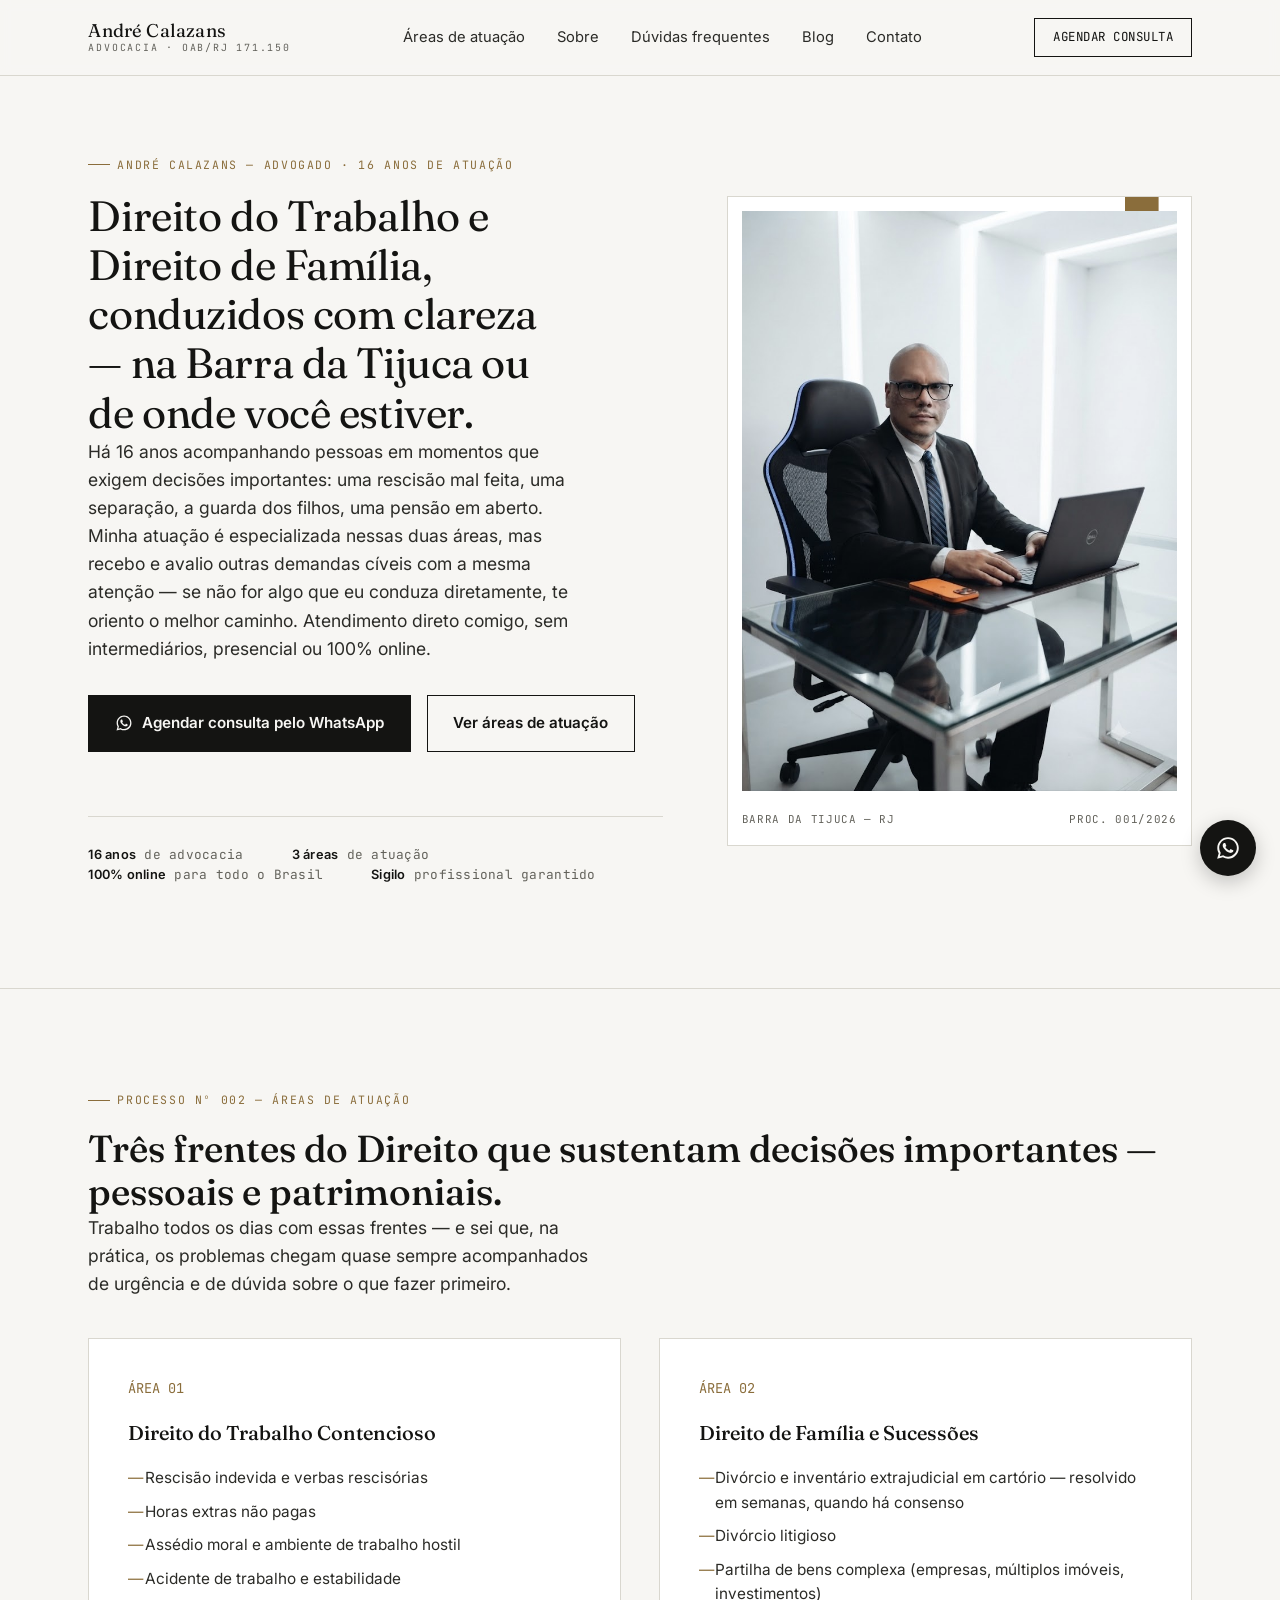
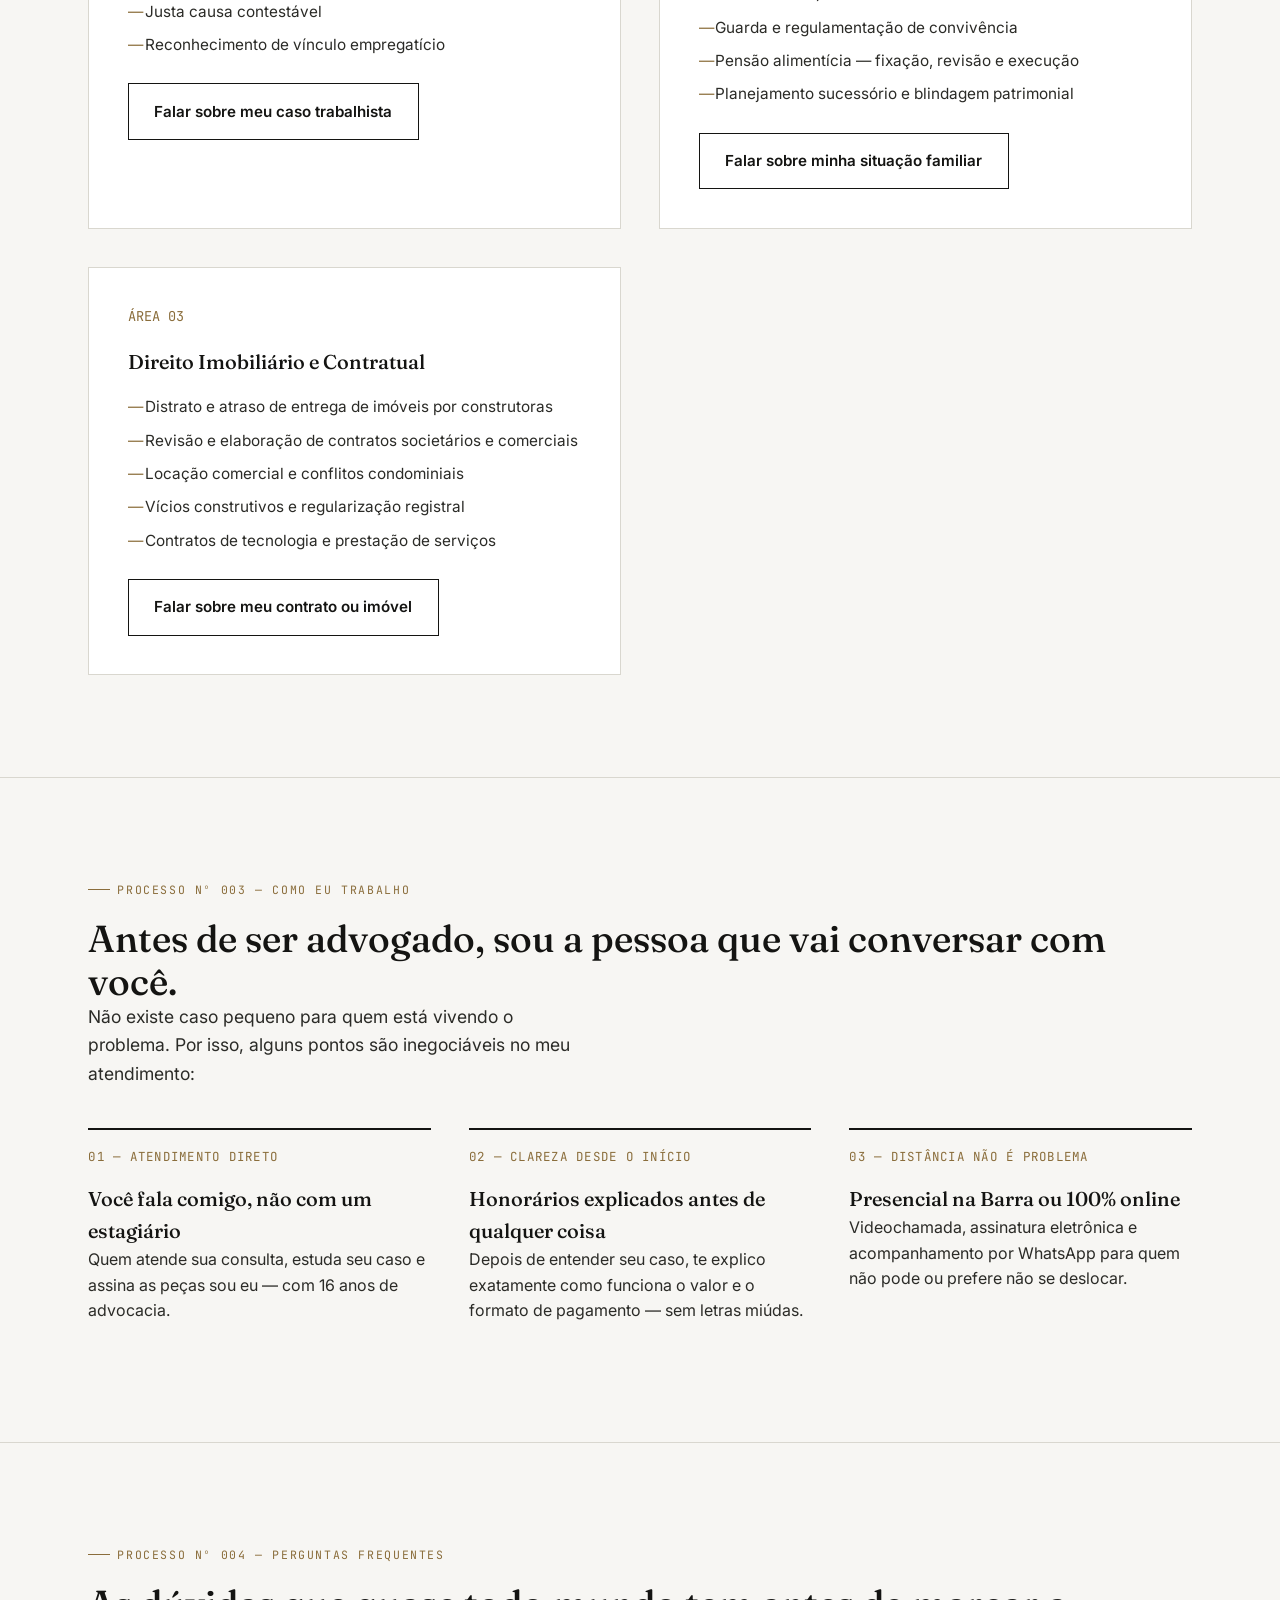
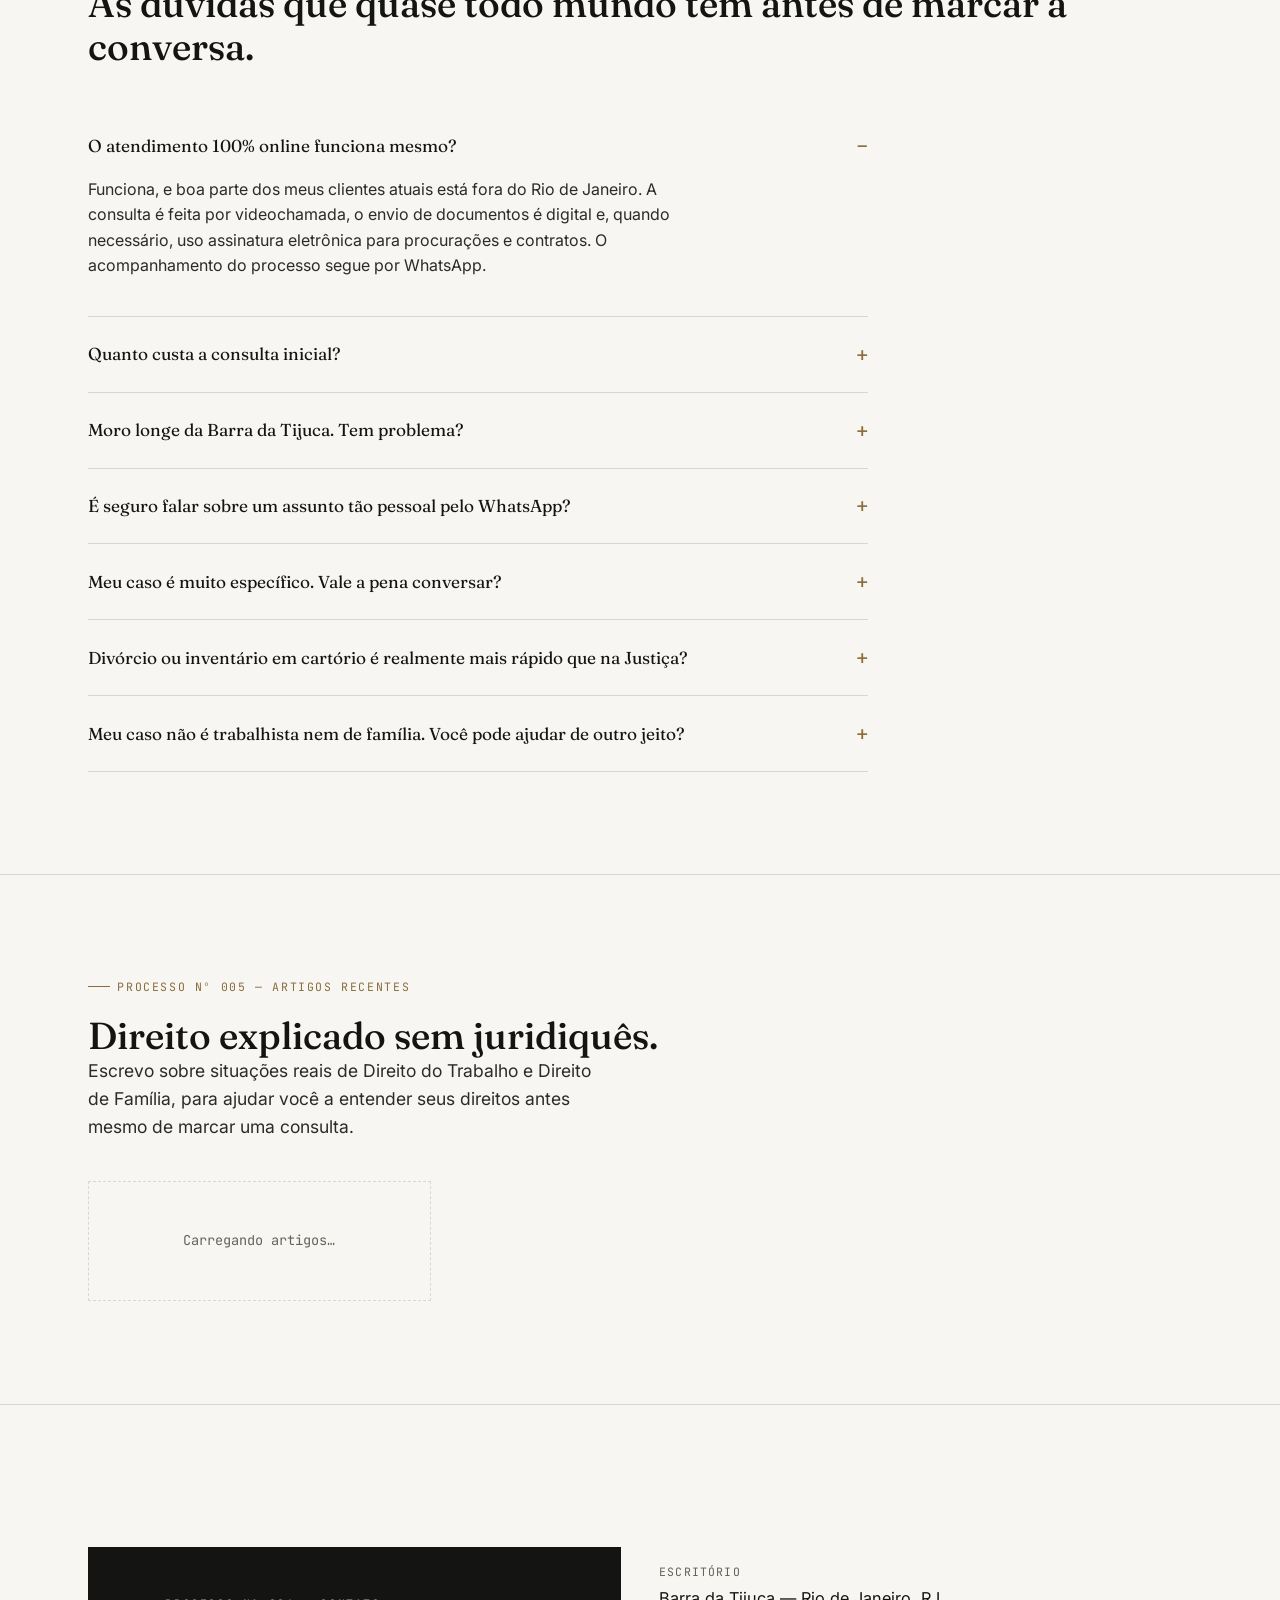
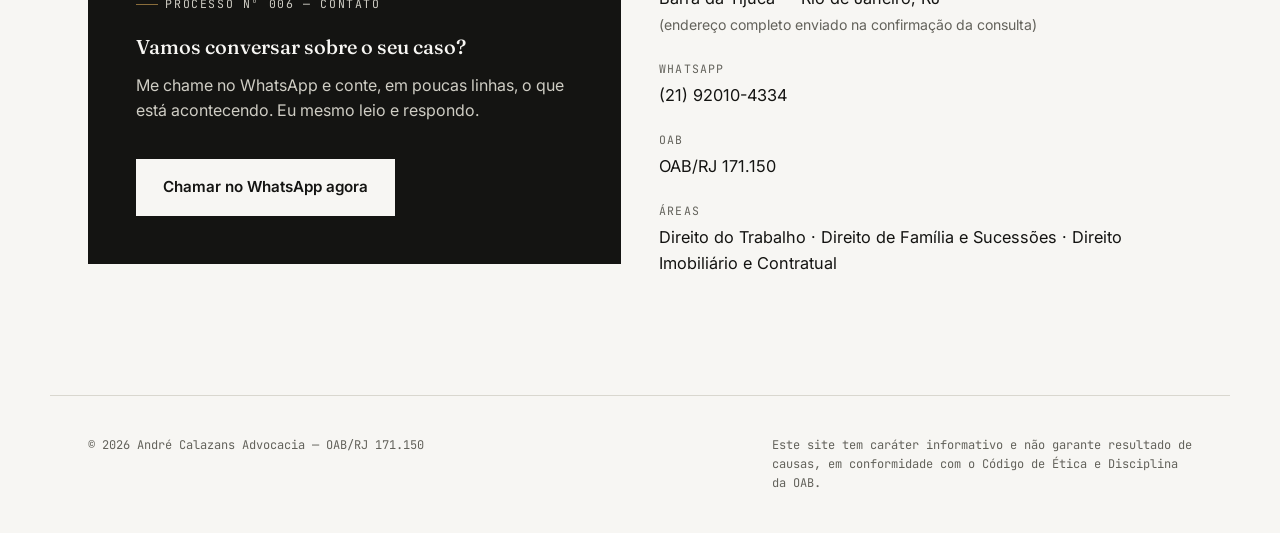
<file: index.html>
<!DOCTYPE html>
<html lang="pt-BR">
<head>
<meta charset="UTF-8">
<meta name="viewport" content="width=device-width, initial-scale=1.0">
<title>André Calazans | Advocacia — Direito do Trabalho e Direito de Família</title>
<meta name="description" content="Advogado com 16 anos de atuação em Direito do Trabalho, Direito de Família e Sucessões, e Direito Imobiliário e Contratual. Atendimento presencial na Barra da Tijuca (RJ) e online para todo o Brasil.">
<link rel="stylesheet" href="assets/css/style.css">
</head>
<body>

<header class="site">
  <nav class="nav">
    <a class="brand" href="#top">André Calazans<span>Advocacia · OAB/RJ 171.150</span></a>
    <div class="nav-links">
      <a href="#areas">Áreas de atuação</a>
      <a href="#sobre">Sobre</a>
      <a href="#duvidas">Dúvidas frequentes</a>
      <a href="blog/">Blog</a>
      <a href="#contato">Contato</a>
    </div>
    <a class="nav-cta" href="https://wa.me/5521920104334?text=Ol%C3%A1%2C%20vim%20pelo%20site%20e%20gostaria%20de%20agendar%20uma%20consulta." target="_blank" rel="noopener">AGENDAR CONSULTA</a>
  </nav>
</header>

<main id="top">

  <!-- HERO -->
  <section class="section section--first hero">
    <div class="wrap hero-grid">
      <div>
        <p class="processo">André Calazans — Advogado · 16 anos de atuação</p>
        <h1>Direito do Trabalho e Direito de Família, conduzidos com clareza — na Barra da Tijuca ou de onde você estiver.</h1>
        <p class="lede">Há 16 anos acompanhando pessoas em momentos que exigem decisões importantes: uma rescisão mal feita, uma separação, a guarda dos filhos, uma pensão em aberto. Minha atuação é especializada nessas duas áreas, mas recebo e avalio outras demandas cíveis com a mesma atenção — se não for algo que eu conduza diretamente, te oriento o melhor caminho. Atendimento direto comigo, sem intermediários, presencial ou 100% online.</p>
        <div class="hero-cta-row">
          <a class="btn btn-primary" href="https://wa.me/5521920104334?text=Ol%C3%A1%2C%20vim%20pelo%20site%20e%20gostaria%20de%20agendar%20uma%20consulta." target="_blank" rel="noopener">
            <svg viewBox="0 0 24 24" fill="currentColor"><path d="M12.04 2C6.58 2 2.13 6.45 2.13 11.91c0 1.75.46 3.45 1.32 4.95L2 22l5.29-1.39a9.9 9.9 0 0 0 4.75 1.21h.01c5.46 0 9.9-4.45 9.9-9.91C21.96 6.45 17.5 2 12.04 2Zm0 18.02a8.1 8.1 0 0 1-4.14-1.13l-.3-.17-3.14.82.84-3.06-.19-.31a8.14 8.14 0 0 1-1.24-4.34c0-4.5 3.66-8.16 8.17-8.16 4.5 0 8.16 3.66 8.16 8.16 0 4.5-3.66 8.19-8.16 8.19Zm4.48-6.13c-.24-.12-1.44-.71-1.66-.79-.22-.08-.39-.12-.55.12-.16.24-.63.79-.78.95-.14.16-.28.18-.53.06-.24-.12-1.02-.38-1.95-1.21-.72-.64-1.2-1.43-1.35-1.67-.14-.24-.02-.37.11-.49.11-.11.24-.28.36-.42.12-.14.16-.24.24-.4.08-.16.04-.3-.02-.42-.06-.12-.55-1.33-.76-1.82-.2-.48-.4-.42-.55-.42-.14-.01-.3-.01-.47-.01-.16 0-.42.06-.65.3-.22.24-.85.83-.85 2.03 0 1.2.87 2.35.99 2.51.12.16 1.71 2.61 4.14 3.66.58.25 1.03.4 1.38.51.58.18 1.11.16 1.53.1.47-.07 1.44-.59 1.64-1.16.2-.57.2-1.06.14-1.16-.06-.1-.22-.16-.46-.28Z"/></svg>
            Agendar consulta pelo WhatsApp
          </a>
          <a class="btn btn-ghost" href="#areas">Ver áreas de atuação</a>
        </div>

        <div class="trust">
          <span><strong>16 anos</strong> de advocacia</span>
          <span><strong>3 áreas</strong> de atuação</span>
          <span><strong>100% online</strong> para todo o Brasil</span>
          <span><strong>Sigilo</strong> profissional garantido</span>
        </div>
      </div>

      <div class="hero-photo">
        <img src="assets/img/andre.jpg" alt="André Calazans, advogado, em seu escritório">
        <div class="hero-photo-cap"><span>Barra da Tijuca — RJ</span><span>Proc. 001/2026</span></div>
      </div>
    </div>
  </section>

  <!-- ÁREAS DE ATUAÇÃO -->
  <section class="section" id="areas">
    <div class="wrap">
      <p class="processo">Processo Nº 002 — Áreas de atuação</p>
      <h2>Três frentes do Direito que sustentam decisões importantes — pessoais e patrimoniais.</h2>
      <p class="lede">Trabalho todos os dias com essas frentes — e sei que, na prática, os problemas chegam quase sempre acompanhados de urgência e de dúvida sobre o que fazer primeiro.</p>

      <div class="area-grid">
        <article class="area-card">
          <span class="num">ÁREA 01</span>
          <h3>Direito do Trabalho Contencioso</h3>
          <ul>
            <li>Rescisão indevida e verbas rescisórias</li>
            <li>Horas extras não pagas</li>
            <li>Assédio moral e ambiente de trabalho hostil</li>
            <li>Acidente de trabalho e estabilidade</li>
            <li>Justa causa contestável</li>
            <li>Reconhecimento de vínculo empregatício</li>
          </ul>
          <a class="btn btn-ghost" href="https://wa.me/5521920104334?text=Ol%C3%A1%2C%20tenho%20uma%20quest%C3%A3o%20trabalhista%20e%20gostaria%20de%20conversar." target="_blank" rel="noopener">Falar sobre meu caso trabalhista</a>
        </article>

        <article class="area-card">
          <span class="num">ÁREA 02</span>
          <h3>Direito de Família e Sucessões</h3>
          <ul>
            <li>Divórcio e inventário extrajudicial em cartório — resolvido em semanas, quando há consenso</li>
            <li>Divórcio litigioso</li>
            <li>Partilha de bens complexa (empresas, múltiplos imóveis, investimentos)</li>
            <li>Guarda e regulamentação de convivência</li>
            <li>Pensão alimentícia — fixação, revisão e execução</li>
            <li>Planejamento sucessório e blindagem patrimonial</li>
          </ul>
          <a class="btn btn-ghost" href="https://wa.me/5521920104334?text=Ol%C3%A1%2C%20tenho%20uma%20quest%C3%A3o%20de%20Direito%20de%20Fam%C3%ADlia%20e%20gostaria%20de%20conversar." target="_blank" rel="noopener">Falar sobre minha situação familiar</a>
        </article>

        <article class="area-card">
          <span class="num">ÁREA 03</span>
          <h3>Direito Imobiliário e Contratual</h3>
          <ul>
            <li>Distrato e atraso de entrega de imóveis por construtoras</li>
            <li>Revisão e elaboração de contratos societários e comerciais</li>
            <li>Locação comercial e conflitos condominiais</li>
            <li>Vícios construtivos e regularização registral</li>
            <li>Contratos de tecnologia e prestação de serviços</li>
          </ul>
          <a class="btn btn-ghost" href="https://wa.me/5521920104334?text=Ol%C3%A1%2C%20tenho%20uma%20quest%C3%A3o%20imobili%C3%A1ria%2Fcontratual%20e%20gostaria%20de%20conversar." target="_blank" rel="noopener">Falar sobre meu contrato ou imóvel</a>
        </article>
      </div>
    </div>
  </section>

  <!-- SOBRE / DIFERENCIAIS -->
  <section class="section" id="sobre">
    <div class="wrap">
      <p class="processo">Processo Nº 003 — Como eu trabalho</p>
      <h2>Antes de ser advogado, sou a pessoa que vai conversar com você.</h2>
      <p class="lede">Não existe caso pequeno para quem está vivendo o problema. Por isso, alguns pontos são inegociáveis no meu atendimento:</p>

      <div class="diff-grid">
        <div class="diff-card">
          <p class="idx">01 — ATENDIMENTO DIRETO</p>
          <h3>Você fala comigo, não com um estagiário</h3>
          <p>Quem atende sua consulta, estuda seu caso e assina as peças sou eu — com 16 anos de advocacia.</p>
        </div>
        <div class="diff-card">
          <p class="idx">02 — CLAREZA DESDE O INÍCIO</p>
          <h3>Honorários explicados antes de qualquer coisa</h3>
          <p>Depois de entender seu caso, te explico exatamente como funciona o valor e o formato de pagamento — sem letras miúdas.</p>
        </div>
        <div class="diff-card">
          <p class="idx">03 — DISTÂNCIA NÃO É PROBLEMA</p>
          <h3>Presencial na Barra ou 100% online</h3>
          <p>Videochamada, assinatura eletrônica e acompanhamento por WhatsApp para quem não pode ou prefere não se deslocar.</p>
        </div>
      </div>
    </div>
  </section>

  <!-- FAQ / OBJEÇÕES -->
  <section class="section" id="duvidas">
    <div class="wrap">
      <p class="processo">Processo Nº 004 — Perguntas frequentes</p>
      <h2>As dúvidas que quase todo mundo tem antes de marcar a conversa.</h2>

      <div class="faq">
        <details class="faq-item" open>
          <summary>O atendimento 100% online funciona mesmo?</summary>
          <p>Funciona, e boa parte dos meus clientes atuais está fora do Rio de Janeiro. A consulta é feita por videochamada, o envio de documentos é digital e, quando necessário, uso assinatura eletrônica para procurações e contratos. O acompanhamento do processo segue por WhatsApp.</p>
        </details>
        <details class="faq-item">
          <summary>Quanto custa a consulta inicial?</summary>
          <p>Cada caso tem um contexto diferente, então prefiro entender a sua situação antes de falar em valores — assim você recebe uma proposta de honorários que corresponde exatamente ao que precisa ser feito, sem cobrança por algo genérico.</p>
        </details>
        <details class="faq-item">
          <summary>Moro longe da Barra da Tijuca. Tem problema?</summary>
          <p>Nenhum. O escritório fica na Barra da Tijuca, mas grande parte do meu trabalho já é feita remotamente, para clientes de outros bairros, outras cidades e outros estados.</p>
        </details>
        <details class="faq-item">
          <summary>É seguro falar sobre um assunto tão pessoal pelo WhatsApp?</summary>
          <p>Sim. Sigilo profissional é uma obrigação ética e legal do advogado — o que você me contar fica entre nós, seja pelo WhatsApp, por e-mail ou pessoalmente.</p>
        </details>
        <details class="faq-item">
          <summary>Meu caso é muito específico. Vale a pena conversar?</summary>
          <p>Depois de 16 anos entre Direito do Trabalho e Direito de Família, já vi uma boa variedade de situações — inclusive as que parecem "fora do comum". A melhor forma de saber se posso ajudar é conversarmos sobre o seu caso, sem compromisso.</p>
        </details>
        <details class="faq-item">
          <summary>Divórcio ou inventário em cartório é realmente mais rápido que na Justiça?</summary>
          <p>Sim, quando há consenso entre as partes, não existem filhos menores ou incapazes envolvidos, e o processo pode ser feito por escritura pública — nesse caso, a via extrajudicial costuma ser resolvida em poucas semanas, contra meses ou anos de um processo judicial. Avalio com você se o seu caso se encaixa nessa possibilidade logo na primeira conversa.</p>
        </details>
        <details class="faq-item">
          <summary>Meu caso não é trabalhista nem de família. Você pode ajudar de outro jeito?</summary>
          <p>Minha especialização é em Direito do Trabalho e Direito de Família, e é onde concentro a maior parte da minha atuação. Ainda assim, recebo outras demandas cíveis e, mesmo quando não é algo que eu conduza diretamente, consigo te orientar sobre o melhor caminho ou indicar quem pode ajudar.</p>
        </details>
      </div>
    </div>
  </section>

  <!-- BLOG PREVIEW -->
  <section class="section" id="blog">
    <div class="wrap">
      <p class="processo">Processo Nº 005 — Artigos recentes</p>
      <h2>Direito explicado sem juridiquês.</h2>
      <p class="lede">Escrevo sobre situações reais de Direito do Trabalho e Direito de Família, para ajudar você a entender seus direitos antes mesmo de marcar uma consulta.</p>
      <div id="blog-preview" class="blog-grid">
        <div class="post-empty">Carregando artigos…</div>
      </div>
    </div>
  </section>

  <!-- CONTATO -->
  <section class="section" id="contato">
    <div class="wrap contact-grid">
      <div class="whatsapp-block">
        <p class="processo" style="color:#cfcdc4;">Processo Nº 006 — Contato</p>
        <h3>Vamos conversar sobre o seu caso?</h3>
        <p>Me chame no WhatsApp e conte, em poucas linhas, o que está acontecendo. Eu mesmo leio e respondo.</p>
        <a class="btn btn-primary" href="https://wa.me/5521920104334?text=Ol%C3%A1%2C%20vim%20pelo%20site%20e%20gostaria%20de%20agendar%20uma%20consulta." target="_blank" rel="noopener">Chamar no WhatsApp agora</a>
      </div>
      <dl class="contact-list">
        <div>
          <dt>Escritório</dt>
          <dd>Barra da Tijuca — Rio de Janeiro, RJ<br><span style="color:var(--graphite); font-size:0.88rem;">(endereço completo enviado na confirmação da consulta)</span></dd>
        </div>
        <div>
          <dt>WhatsApp</dt>
          <dd><a href="https://wa.me/5521920104334" target="_blank" rel="noopener">(21) 92010-4334</a></dd>
        </div>
        <div>
          <dt>OAB</dt>
          <dd>OAB/RJ 171.150</dd>
        </div>
        <div>
          <dt>Áreas</dt>
          <dd>Direito do Trabalho · Direito de Família e Sucessões · Direito Imobiliário e Contratual</dd>
        </div>
      </dl>
    </div>
  </section>

</main>

<footer class="site">
  <span>© <span id="year"></span> André Calazans Advocacia — OAB/RJ 171.150</span>
  <span class="disclaimer">Este site tem caráter informativo e não garante resultado de causas, em conformidade com o Código de Ética e Disciplina da OAB.</span>
</footer>

<a class="float-wa" href="https://wa.me/5521920104334?text=Ol%C3%A1%2C%20vim%20pelo%20site%20e%20gostaria%20de%20agendar%20uma%20consulta." target="_blank" rel="noopener" aria-label="Falar no WhatsApp">
  <svg viewBox="0 0 24 24" fill="currentColor"><path d="M12.04 2C6.58 2 2.13 6.45 2.13 11.91c0 1.75.46 3.45 1.32 4.95L2 22l5.29-1.39a9.9 9.9 0 0 0 4.75 1.21h.01c5.46 0 9.9-4.45 9.9-9.91C21.96 6.45 17.5 2 12.04 2Zm0 18.02a8.1 8.1 0 0 1-4.14-1.13l-.3-.17-3.14.82.84-3.06-.19-.31a8.14 8.14 0 0 1-1.24-4.34c0-4.5 3.66-8.16 8.17-8.16 4.5 0 8.16 3.66 8.16 8.16 0 4.5-3.66 8.19-8.16 8.19Zm4.48-6.13c-.24-.12-1.44-.71-1.66-.79-.22-.08-.39-.12-.55.12-.16.24-.63.79-.78.95-.14.16-.28.18-.53.06-.24-.12-1.02-.38-1.95-1.21-.72-.64-1.2-1.43-1.35-1.67-.14-.24-.02-.37.11-.49.11-.11.24-.28.36-.42.12-.14.16-.24.24-.4.08-.16.04-.3-.02-.42-.06-.12-.55-1.33-.76-1.82-.2-.48-.4-.42-.55-.42-.14-.01-.3-.01-.47-.01-.16 0-.42.06-.65.3-.22.24-.85.83-.85 2.03 0 1.2.87 2.35.99 2.51.12.16 1.71 2.61 4.14 3.66.58.25 1.03.4 1.38.51.58.18 1.11.16 1.53.1.47-.07 1.44-.59 1.64-1.16.2-.57.2-1.06.14-1.16-.06-.1-.22-.16-.46-.28Z"/></svg>
</a>

<script>document.getElementById('year').textContent = new Date().getFullYear();</script>
<script type="module" src="assets/js/home-blog.js"></script>
</body>
</html>
</file>
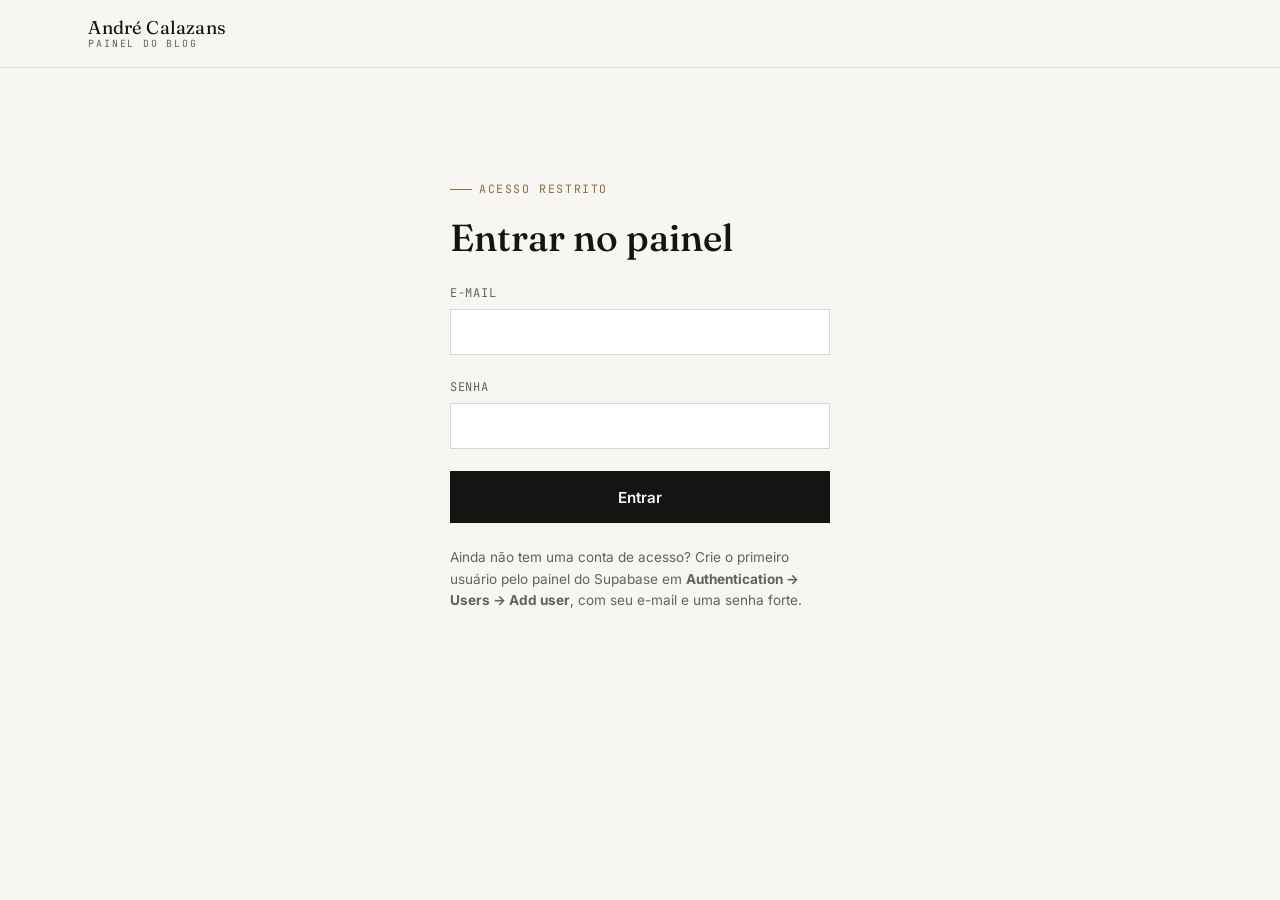
<file: admin/index.html>
<!DOCTYPE html>
<html lang="pt-BR">
<head>
<meta charset="UTF-8">
<meta name="viewport" content="width=device-width, initial-scale=1.0">
<title>Painel do blog | André Calazans Advocacia</title>
<meta name="robots" content="noindex, nofollow">
<link rel="stylesheet" href="../assets/css/style.css">
<style>
  .admin-wrap { max-width: 760px; margin: 0 auto; }
  .field { margin-bottom: 1.4rem; }
  .field label { display:block; font-family: var(--mono); font-size: 0.75rem; letter-spacing: 0.06em; text-transform: uppercase; color: var(--graphite); margin-bottom: 0.4rem; }
  .field input, .field select, .field textarea {
    width: 100%; font-family: var(--body); font-size: 1rem; padding: 0.75rem 0.9rem;
    border: 1px solid var(--line); background: var(--white); color: var(--ink);
  }
  .field textarea { min-height: 220px; resize: vertical; font-family: var(--mono); font-size: 0.9rem; line-height: 1.5; }
  .field small { color: var(--graphite); font-size: 0.82rem; }
  .row2 { display: grid; grid-template-columns: 1fr 1fr; gap: 1rem; }
  .msg { font-family: var(--mono); font-size: 0.85rem; padding: 0.9rem; margin-bottom: 1.2rem; }
  .msg.ok { background: #e8f0e4; color: #33502e; }
  .msg.err { background: #f5e3e0; color: #7a2c22; }
  .post-row { display:flex; justify-content:space-between; align-items:center; padding: 0.9rem 0; border-bottom: 1px solid var(--line); gap: 1rem; }
  .post-row .tag { font-family: var(--mono); font-size: 0.7rem; padding: 0.2rem 0.5rem; border: 1px solid var(--line); }
  .post-row .tag.pub { color: #33502e; border-color: #b7cdae; }
  .post-row .tag.draft { color: var(--graphite); }
  .post-actions button { font-family: var(--mono); font-size: 0.75rem; background:none; border: 1px solid var(--ink); padding: 0.4rem 0.7rem; cursor:pointer; margin-left: 0.4rem; }
  .post-actions button:hover { background: var(--ink); color: var(--paper); }
  #login-box { max-width: 380px; margin: 4rem auto; }
</style>
</head>
<body>

<header class="site">
  <nav class="nav">
    <a class="brand" href="../#top">André Calazans<span>Painel do blog</span></a>
    <button class="nav-cta" id="logout-btn" style="display:none; cursor:pointer;">SAIR</button>
  </nav>
</header>

<main class="wrap" style="padding: 3rem var(--gap);">

  <div id="login-box">
    <p class="processo">Acesso restrito</p>
    <h2 style="margin-bottom:1.5rem;">Entrar no painel</h2>
    <div id="login-msg"></div>
    <div class="field">
      <label>E-mail</label>
      <input type="email" id="email" autocomplete="username">
    </div>
    <div class="field">
      <label>Senha</label>
      <input type="password" id="password" autocomplete="current-password">
    </div>
    <button class="btn btn-primary" id="login-btn" style="width:100%; justify-content:center;">Entrar</button>
    <p style="margin-top:1.5rem; font-size:0.85rem; color:var(--graphite);">
      Ainda não tem uma conta de acesso? Crie o primeiro usuário pelo painel do Supabase em
      <strong>Authentication → Users → Add user</strong>, com seu e-mail e uma senha forte.
    </p>
  </div>

  <div id="admin-box" class="admin-wrap" style="display:none;">
    <p class="processo">Novo artigo</p>
    <div id="form-msg"></div>
    <form id="post-form">
      <div class="field">
        <label>Título</label>
        <input type="text" id="f-title" required>
      </div>
      <div class="row2">
        <div class="field">
          <label>Categoria</label>
          <select id="f-category">
            <option>Direito do Trabalho</option>
            <option>Direito de Família</option>
          </select>
        </div>
        <div class="field">
          <label>Slug (URL do artigo)</label>
          <input type="text" id="f-slug" placeholder="gerado automaticamente" required>
        </div>
      </div>
      <div class="field">
        <label>Resumo (aparece nos cards)</label>
        <input type="text" id="f-excerpt" maxlength="180">
      </div>
      <div class="field">
        <label>Conteúdo</label>
        <textarea id="f-content" placeholder="Escreva o artigo. Separe parágrafos com uma linha em branco. Use '## ' no início de uma linha para criar um subtítulo."></textarea>
        <small>Dica: parágrafos separados por linha em branco viram &lt;p&gt;; uma linha começando com "## " vira um subtítulo.</small>
      </div>
      <div class="field" style="display:flex; align-items:center; gap:0.6rem;">
        <input type="checkbox" id="f-published" style="width:auto;">
        <label style="margin:0;" for="f-published">Publicar imediatamente</label>
      </div>
      <button type="submit" class="btn btn-primary" id="save-btn">Salvar artigo</button>
    </form>

    <p class="processo" style="margin-top:3rem;">Artigos existentes</p>
    <div id="post-list"></div>
  </div>

</main>

<script type="module">
import { createClient } from 'https://esm.sh/@supabase/supabase-js@2';
import { SUPABASE_URL, SUPABASE_KEY } from '../assets/js/supabase-config.js';

const supabase = createClient(SUPABASE_URL, SUPABASE_KEY);

const loginBox = document.getElementById('login-box');
const adminBox = document.getElementById('admin-box');
const logoutBtn = document.getElementById('logout-btn');

function slugify(str) {
  return str.toLowerCase()
    .normalize('NFD').replace(/[\u0300-\u036f]/g, '')
    .replace(/[^a-z0-9\s-]/g, '')
    .trim().replace(/\s+/g, '-');
}

document.getElementById('f-title').addEventListener('input', (e) => {
  const slugField = document.getElementById('f-slug');
  if (!slugField.dataset.touched) slugField.value = slugify(e.target.value);
});
document.getElementById('f-slug').addEventListener('input', (e) => { e.target.dataset.touched = 'true'; });

async function checkSession() {
  const { data: { session } } = await supabase.auth.getSession();
  if (session) {
    loginBox.style.display = 'none';
    adminBox.style.display = 'block';
    logoutBtn.style.display = 'inline-block';
    loadPosts();
  } else {
    loginBox.style.display = 'block';
    adminBox.style.display = 'none';
    logoutBtn.style.display = 'none';
  }
}

document.getElementById('login-btn').addEventListener('click', async () => {
  const email = document.getElementById('email').value.trim();
  const password = document.getElementById('password').value;
  const msg = document.getElementById('login-msg');
  const { error } = await supabase.auth.signInWithPassword({ email, password });
  if (error) {
    msg.innerHTML = `<div class="msg err">${error.message}</div>`;
  } else {
    msg.innerHTML = '';
    checkSession();
  }
});

logoutBtn.addEventListener('click', async () => {
  await supabase.auth.signOut();
  checkSession();
});

document.getElementById('post-form').addEventListener('submit', async (e) => {
  e.preventDefault();
  const msg = document.getElementById('form-msg');
  const published = document.getElementById('f-published').checked;

  const payload = {
    title: document.getElementById('f-title').value.trim(),
    slug: document.getElementById('f-slug').value.trim(),
    category: document.getElementById('f-category').value,
    excerpt: document.getElementById('f-excerpt').value.trim(),
    content: document.getElementById('f-content').value.trim(),
    published,
    published_at: published ? new Date().toISOString() : null,
  };

  const { error } = await supabase.from('blog_posts').insert(payload);
  if (error) {
    msg.innerHTML = `<div class="msg err">Erro ao salvar: ${error.message}</div>`;
  } else {
    msg.innerHTML = '<div class="msg ok">Artigo salvo com sucesso.</div>';
    document.getElementById('post-form').reset();
    delete document.getElementById('f-slug').dataset.touched;
    loadPosts();
  }
});

async function loadPosts() {
  const list = document.getElementById('post-list');
  const { data, error } = await supabase
    .from('blog_posts')
    .select('id, title, published, created_at')
    .order('created_at', { ascending: false });

  if (error) { list.innerHTML = `<div class="msg err">${error.message}</div>`; return; }
  if (!data || data.length === 0) { list.innerHTML = '<p style="color:var(--graphite);">Nenhum artigo ainda.</p>'; return; }

  list.innerHTML = data.map(p => `
    <div class="post-row">
      <span>${p.title}</span>
      <span style="display:flex; align-items:center; gap:0.6rem;">
        <span class="tag ${p.published ? 'pub' : 'draft'}">${p.published ? 'PUBLICADO' : 'RASCUNHO'}</span>
        <span class="post-actions">
          <button data-id="${p.id}" data-action="toggle">${p.published ? 'Despublicar' : 'Publicar'}</button>
          <button data-id="${p.id}" data-action="delete">Excluir</button>
        </span>
      </span>
    </div>
  `).join('');

  list.querySelectorAll('button[data-action="toggle"]').forEach(btn => {
    btn.addEventListener('click', async () => {
      const { data: current } = await supabase.from('blog_posts').select('published').eq('id', btn.dataset.id).single();
      const newState = !current.published;
      await supabase.from('blog_posts').update({ published: newState, published_at: newState ? new Date().toISOString() : null }).eq('id', btn.dataset.id);
      loadPosts();
    });
  });
  list.querySelectorAll('button[data-action="delete"]').forEach(btn => {
    btn.addEventListener('click', async () => {
      if (!confirm('Excluir este artigo definitivamente?')) return;
      await supabase.from('blog_posts').delete().eq('id', btn.dataset.id);
      loadPosts();
    });
  });
}

checkSession();
</script>
</body>
</html>
</file>
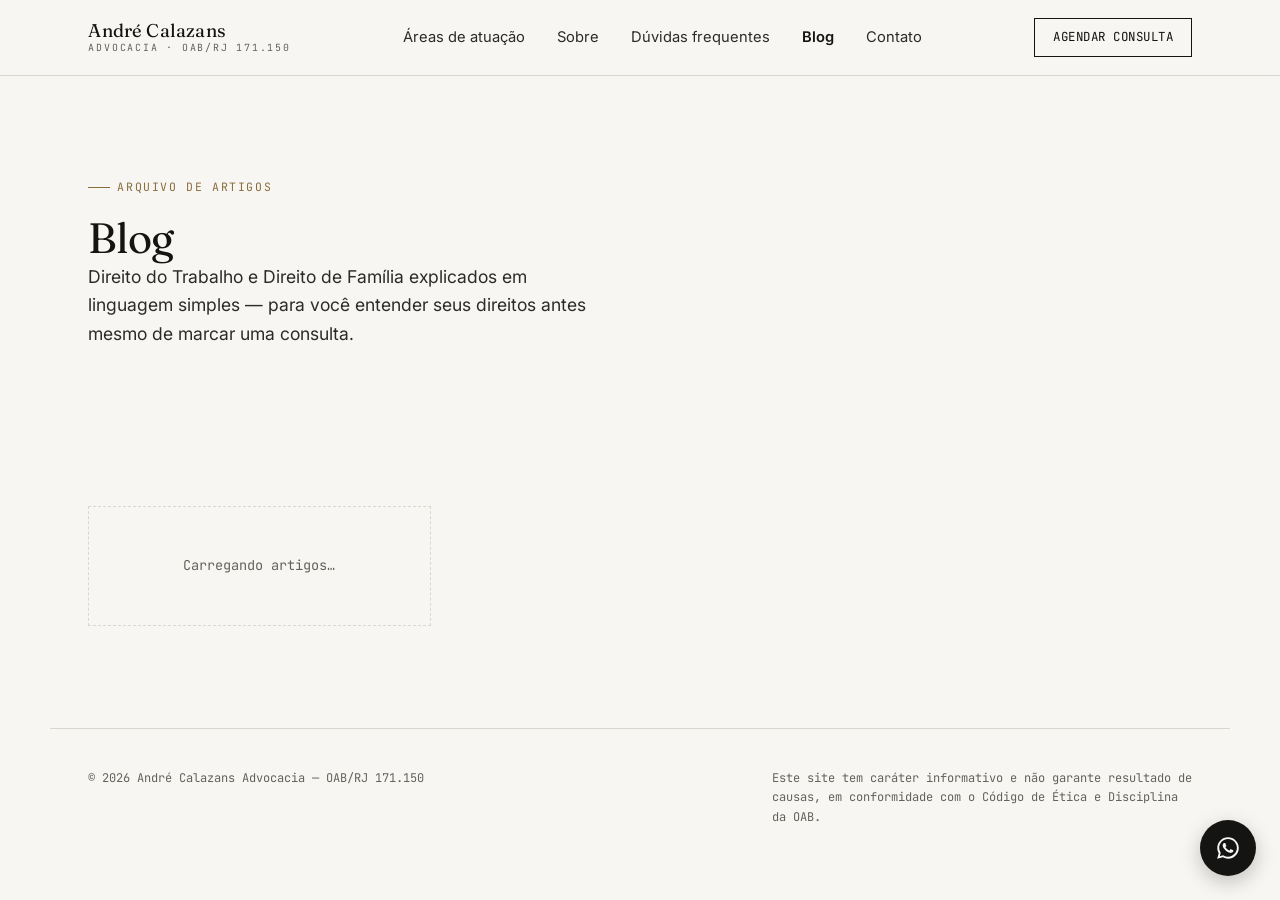
<file: blog/index.html>
<!DOCTYPE html>
<html lang="pt-BR">
<head>
<meta charset="UTF-8">
<meta name="viewport" content="width=device-width, initial-scale=1.0">
<title>Blog | André Calazans Advocacia</title>
<meta name="description" content="Artigos sobre Direito do Trabalho e Direito de Família, explicados sem juridiquês.">
<link rel="stylesheet" href="../assets/css/style.css">
</head>
<body>

<header class="site">
  <nav class="nav">
    <a class="brand" href="../#top">André Calazans<span>Advocacia · OAB/RJ 171.150</span></a>
    <div class="nav-links">
      <a href="../#areas">Áreas de atuação</a>
      <a href="../#sobre">Sobre</a>
      <a href="../#duvidas">Dúvidas frequentes</a>
      <a href="./" style="color:var(--ink); font-weight:600;">Blog</a>
      <a href="../#contato">Contato</a>
    </div>
    <a class="nav-cta" href="https://wa.me/5521920104334?text=Ol%C3%A1%2C%20vim%20pelo%20site%20e%20gostaria%20de%20agendar%20uma%20consulta." target="_blank" rel="noopener">AGENDAR CONSULTA</a>
  </nav>
</header>

<main>
  <section class="section section--first">
    <div class="wrap">
      <p class="processo">Arquivo de artigos</p>
      <h1>Blog</h1>
      <p class="lede">Direito do Trabalho e Direito de Família explicados em linguagem simples — para você entender seus direitos antes mesmo de marcar uma consulta.</p>
    </div>
  </section>

  <section class="section" style="border-top:none; padding-top:0;">
    <div class="wrap">
      <div id="blog-list" class="blog-grid">
        <div class="post-empty">Carregando artigos…</div>
      </div>
    </div>
  </section>
</main>

<footer class="site">
  <span>© <span id="year"></span> André Calazans Advocacia — OAB/RJ 171.150</span>
  <span class="disclaimer">Este site tem caráter informativo e não garante resultado de causas, em conformidade com o Código de Ética e Disciplina da OAB.</span>
</footer>

<a class="float-wa" href="https://wa.me/5521920104334?text=Ol%C3%A1%2C%20vim%20pelo%20site%20e%20gostaria%20de%20agendar%20uma%20consulta." target="_blank" rel="noopener" aria-label="Falar no WhatsApp">
  <svg viewBox="0 0 24 24" fill="currentColor"><path d="M12.04 2C6.58 2 2.13 6.45 2.13 11.91c0 1.75.46 3.45 1.32 4.95L2 22l5.29-1.39a9.9 9.9 0 0 0 4.75 1.21h.01c5.46 0 9.9-4.45 9.9-9.91C21.96 6.45 17.5 2 12.04 2Zm0 18.02a8.1 8.1 0 0 1-4.14-1.13l-.3-.17-3.14.82.84-3.06-.19-.31a8.14 8.14 0 0 1-1.24-4.34c0-4.5 3.66-8.16 8.17-8.16 4.5 0 8.16 3.66 8.16 8.16 0 4.5-3.66 8.19-8.16 8.19Zm4.48-6.13c-.24-.12-1.44-.71-1.66-.79-.22-.08-.39-.12-.55.12-.16.24-.63.79-.78.95-.14.16-.28.18-.53.06-.24-.12-1.02-.38-1.95-1.21-.72-.64-1.2-1.43-1.35-1.67-.14-.24-.02-.37.11-.49.11-.11.24-.28.36-.42.12-.14.16-.24.24-.4.08-.16.04-.3-.02-.42-.06-.12-.55-1.33-.76-1.82-.2-.48-.4-.42-.55-.42-.14-.01-.3-.01-.47-.01-.16 0-.42.06-.65.3-.22.24-.85.83-.85 2.03 0 1.2.87 2.35.99 2.51.12.16 1.71 2.61 4.14 3.66.58.25 1.03.4 1.38.51.58.18 1.11.16 1.53.1.47-.07 1.44-.59 1.64-1.16.2-.57.2-1.06.14-1.16-.06-.1-.22-.16-.46-.28Z"/></svg>
</a>

<script>document.getElementById('year').textContent = new Date().getFullYear();</script>
<script type="module">
import { createClient } from 'https://esm.sh/@supabase/supabase-js@2';
import { SUPABASE_URL, SUPABASE_KEY } from '../assets/js/supabase-config.js';

const supabase = createClient(SUPABASE_URL, SUPABASE_KEY);
const el = document.getElementById('blog-list');

function escapeHtml(str) {
  const div = document.createElement('div');
  div.textContent = str || '';
  return div.innerHTML;
}

async function load() {
  const { data, error } = await supabase
    .from('blog_posts')
    .select('slug, title, excerpt, category, published_at')
    .eq('published', true)
    .order('published_at', { ascending: false });

  if (error || !data || data.length === 0) {
    el.innerHTML = '<div class="post-empty">Nenhum artigo publicado ainda. Volte em breve.</div>';
    return;
  }

  el.innerHTML = data.map(post => `
    <a class="post-card" href="post/?slug=${encodeURIComponent(post.slug)}">
      <div class="post-card-body">
        <span class="post-cat">${escapeHtml(post.category)}</span>
        <h3>${escapeHtml(post.title)}</h3>
        <p class="post-excerpt">${escapeHtml(post.excerpt || '')}</p>
        <span class="post-read">Ler artigo →</span>
      </div>
    </a>
  `).join('');
}
load();
</script>
</body>
</html>
</file>
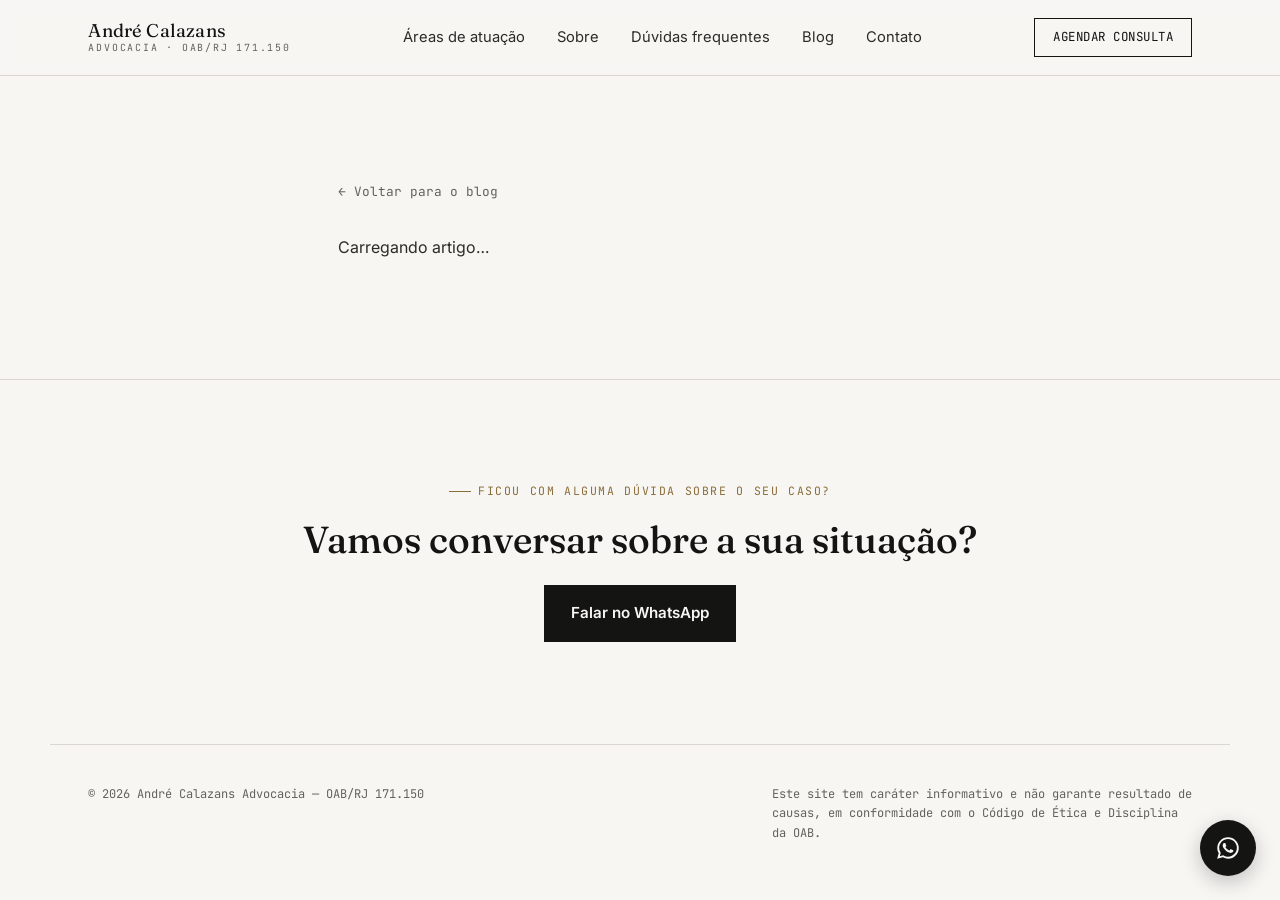
<file: blog/post/index.html>
<!DOCTYPE html>
<html lang="pt-BR">
<head>
<meta charset="UTF-8">
<meta name="viewport" content="width=device-width, initial-scale=1.0">
<title id="page-title">Artigo | André Calazans Advocacia</title>
<link rel="stylesheet" href="../../assets/css/style.css">
<style>
  .post-body { max-width: 68ch; margin: 0 auto; }
  .post-body h1 { margin-bottom: 0.75rem; }
  .post-body .meta { font-family: var(--mono); font-size: 0.78rem; color: var(--graphite); letter-spacing: 0.04em; margin-bottom: 2rem; text-transform: uppercase; }
  .post-content { font-size: 1.05rem; color: var(--ink-soft); }
  .post-content p { margin-bottom: 1.3rem; }
  .post-content h2 { font-size: 1.4rem; margin: 2.2rem 0 1rem; }
  .post-content ul, .post-content ol { color: var(--ink-soft); margin-bottom: 1.3rem; }
  .back-link { font-family: var(--mono); font-size: 0.8rem; display: inline-block; margin-bottom: 2rem; color: var(--graphite); }
  .back-link:hover { color: var(--ink); }
</style>
</head>
<body>

<header class="site">
  <nav class="nav">
    <a class="brand" href="../../#top">André Calazans<span>Advocacia · OAB/RJ 171.150</span></a>
    <div class="nav-links">
      <a href="../../#areas">Áreas de atuação</a>
      <a href="../../#sobre">Sobre</a>
      <a href="../../#duvidas">Dúvidas frequentes</a>
      <a href="../">Blog</a>
      <a href="../../#contato">Contato</a>
    </div>
    <a class="nav-cta" href="https://wa.me/5521920104334?text=Ol%C3%A1%2C%20vim%20pelo%20site%20e%20gostaria%20de%20agendar%20uma%20consulta." target="_blank" rel="noopener">AGENDAR CONSULTA</a>
  </nav>
</header>

<main>
  <section class="section section--first">
    <div class="wrap post-body">
      <a class="back-link" href="../">← Voltar para o blog</a>
      <div id="post-root">
        <p>Carregando artigo…</p>
      </div>
    </div>
  </section>

  <section class="section" id="contato">
    <div class="wrap" style="text-align:center;">
      <p class="processo" style="justify-content:center;">Ficou com alguma dúvida sobre o seu caso?</p>
      <h2>Vamos conversar sobre a sua situação?</h2>
      <a class="btn btn-primary" style="margin-top:1.5rem;" href="https://wa.me/5521920104334?text=Ol%C3%A1%2C%20li%20um%20artigo%20do%20site%20e%20gostaria%20de%20conversar%20sobre%20meu%20caso." target="_blank" rel="noopener">Falar no WhatsApp</a>
    </div>
  </section>
</main>

<footer class="site">
  <span>© <span id="year"></span> André Calazans Advocacia — OAB/RJ 171.150</span>
  <span class="disclaimer">Este site tem caráter informativo e não garante resultado de causas, em conformidade com o Código de Ética e Disciplina da OAB.</span>
</footer>

<a class="float-wa" href="https://wa.me/5521920104334?text=Ol%C3%A1%2C%20vim%20pelo%20site%20e%20gostaria%20de%20agendar%20uma%20consulta." target="_blank" rel="noopener" aria-label="Falar no WhatsApp">
  <svg viewBox="0 0 24 24" fill="currentColor"><path d="M12.04 2C6.58 2 2.13 6.45 2.13 11.91c0 1.75.46 3.45 1.32 4.95L2 22l5.29-1.39a9.9 9.9 0 0 0 4.75 1.21h.01c5.46 0 9.9-4.45 9.9-9.91C21.96 6.45 17.5 2 12.04 2Zm0 18.02a8.1 8.1 0 0 1-4.14-1.13l-.3-.17-3.14.82.84-3.06-.19-.31a8.14 8.14 0 0 1-1.24-4.34c0-4.5 3.66-8.16 8.17-8.16 4.5 0 8.16 3.66 8.16 8.16 0 4.5-3.66 8.19-8.16 8.19Zm4.48-6.13c-.24-.12-1.44-.71-1.66-.79-.22-.08-.39-.12-.55.12-.16.24-.63.79-.78.95-.14.16-.28.18-.53.06-.24-.12-1.02-.38-1.95-1.21-.72-.64-1.2-1.43-1.35-1.67-.14-.24-.02-.37.11-.49.11-.11.24-.28.36-.42.12-.14.16-.24.24-.4.08-.16.04-.3-.02-.42-.06-.12-.55-1.33-.76-1.82-.2-.48-.4-.42-.55-.42-.14-.01-.3-.01-.47-.01-.16 0-.42.06-.65.3-.22.24-.85.83-.85 2.03 0 1.2.87 2.35.99 2.51.12.16 1.71 2.61 4.14 3.66.58.25 1.03.4 1.38.51.58.18 1.11.16 1.53.1.47-.07 1.44-.59 1.64-1.16.2-.57.2-1.06.14-1.16-.06-.1-.22-.16-.46-.28Z"/></svg>
</a>

<script>document.getElementById('year').textContent = new Date().getFullYear();</script>
<script type="module">
import { createClient } from 'https://esm.sh/@supabase/supabase-js@2';
import { SUPABASE_URL, SUPABASE_KEY } from '../../assets/js/supabase-config.js';

const supabase = createClient(SUPABASE_URL, SUPABASE_KEY);
const root = document.getElementById('post-root');
const params = new URLSearchParams(window.location.search);
const slug = params.get('slug');

function escapeHtml(str) {
  const div = document.createElement('div');
  div.textContent = str || '';
  return div.innerHTML;
}

// Converte quebras de linha duplas em parágrafos (conteúdo salvo como texto simples no admin)
function renderContent(text) {
  return text.split(/\n{2,}/).map(block => {
    if (block.startsWith('## ')) return `<h2>${escapeHtml(block.replace('## ', ''))}</h2>`;
    return `<p>${escapeHtml(block).replace(/\n/g, '<br>')}</p>`;
  }).join('');
}

async function load() {
  if (!slug) {
    root.innerHTML = '<p>Artigo não encontrado.</p>';
    return;
  }
  const { data, error } = await supabase
    .from('blog_posts')
    .select('title, content, category, published_at')
    .eq('slug', slug)
    .eq('published', true)
    .single();

  if (error || !data) {
    root.innerHTML = '<p>Artigo não encontrado ou ainda não publicado.</p>';
    return;
  }

  document.getElementById('page-title').textContent = data.title + ' | André Calazans Advocacia';
  const dateStr = data.published_at ? new Date(data.published_at).toLocaleDateString('pt-BR', { day: '2-digit', month: 'long', year: 'numeric' }) : '';

  root.innerHTML = `
    <p class="meta">${escapeHtml(data.category)} · ${dateStr}</p>
    <h1>${escapeHtml(data.title)}</h1>
    <div class="post-content">${renderContent(data.content)}</div>
  `;
}
load();
</script>
</body>
</html>
</file>
<file: assets/css/style.css>
/* ==========================================================================
   André Calazans — Advocacia
   Sistema de tokens: dossiê minimalista (preto / branco / cinza + latão)
   ========================================================================== */

@import url('https://fonts.googleapis.com/css2?family=Fraunces:opsz,wght@9..144,300;9..144,400;9..144,500;9..144,600&family=Inter:wght@400;500;600&family=JetBrains+Mono:wght@400;500&display=swap');

:root {
  --ink: #141412;
  --ink-soft: #2b2b27;
  --paper: #f7f6f3;
  --paper-dim: #efeee9;
  --graphite: #63625b;
  --line: #d9d7cf;
  --brass: #8a6d3b;
  --brass-soft: #e7dcc4;
  --white: #ffffff;

  --display: 'Fraunces', Georgia, serif;
  --body: 'Inter', -apple-system, BlinkMacSystemFont, sans-serif;
  --mono: 'JetBrains Mono', ui-monospace, monospace;

  --max: 1180px;
  --gap: clamp(1.25rem, 3vw, 2.5rem);
}

* { box-sizing: border-box; }
html { scroll-behavior: smooth; }

body {
  margin: 0;
  background: var(--paper);
  color: var(--ink);
  font-family: var(--body);
  font-size: 16px;
  line-height: 1.6;
  -webkit-font-smoothing: antialiased;
}

img { max-width: 100%; display: block; }
a { color: inherit; text-decoration: none; }

.wrap {
  max-width: var(--max);
  margin: 0 auto;
  padding: 0 var(--gap);
}

/* ---------- eyebrow / processo label (signature motif) ---------- */
.processo {
  font-family: var(--mono);
  font-size: 0.72rem;
  letter-spacing: 0.14em;
  text-transform: uppercase;
  color: var(--brass);
  display: flex;
  align-items: center;
  gap: 0.6em;
  margin-bottom: 1.1rem;
}
.processo::before {
  content: '';
  width: 22px;
  height: 1px;
  background: var(--brass);
  display: inline-block;
}

h1, h2, h3 { font-family: var(--display); font-weight: 500; margin: 0; color: var(--ink); }
h1 { font-size: clamp(1.7rem, 3.4vw, 2.65rem); line-height: 1.16; letter-spacing: -0.01em; font-weight: 400; }
.hero h1 { max-width: 18ch; }
h2 { font-size: clamp(1.6rem, 3vw, 2.35rem); line-height: 1.15; }
h3 { font-size: 1.25rem; }
p { margin: 0 0 1rem; color: var(--ink-soft); }
.lede { font-size: 1.1rem; color: var(--ink-soft); max-width: 46ch; }

.section { padding: clamp(3.5rem, 8vw, 6.5rem) 0; border-top: 1px solid var(--line); }
.section--first { border-top: none; }

/* ---------- header ---------- */
header.site {
  position: sticky; top: 0; z-index: 40;
  background: rgba(247,246,243,0.92);
  backdrop-filter: blur(6px);
  border-bottom: 1px solid var(--line);
}
.nav {
  display: flex; align-items: center; justify-content: space-between;
  padding: 1.1rem var(--gap);
  max-width: var(--max); margin: 0 auto;
}
.brand {
  font-family: var(--display); font-size: 1.15rem; letter-spacing: 0.01em;
  display: flex; flex-direction: column; line-height: 1.05;
}
.brand span { font-family: var(--mono); font-size: 0.62rem; letter-spacing: 0.18em; color: var(--graphite); text-transform: uppercase; margin-top: 0.15rem;}
.nav-links { display: flex; gap: 2rem; font-size: 0.92rem; }
.nav-links a { color: var(--ink-soft); position: relative; }
.nav-links a:hover { color: var(--ink); }
.nav-cta {
  font-family: var(--mono); font-size: 0.78rem; letter-spacing: 0.04em;
  border: 1px solid var(--ink); padding: 0.55rem 1.1rem;
}
.nav-cta:hover { background: var(--ink); color: var(--paper); }
.burger { display: none; background: none; border: none; cursor: pointer; }

/* ---------- hero ---------- */
.hero { padding-top: clamp(3rem, 7vw, 5rem); }
.hero-grid {
  display: grid; grid-template-columns: 1.05fr 0.85fr; gap: clamp(2rem, 5vw, 4rem);
  align-items: center;
}
.hero-cta-row { display: flex; gap: 1rem; flex-wrap: wrap; margin-top: 2rem; }
.btn {
  font-family: var(--body); font-weight: 600; font-size: 0.95rem;
  padding: 0.95rem 1.6rem; display: inline-flex; align-items: center; gap: 0.6em;
  border: 1px solid var(--ink); transition: all .15s ease;
}
.btn-primary { background: var(--ink); color: var(--paper); }
.btn-primary:hover { background: var(--ink-soft); }
.btn-ghost { background: transparent; color: var(--ink); }
.btn-ghost:hover { background: var(--paper-dim); }
.btn svg { width: 18px; height: 18px; }

.hero-photo {
  position: relative;
  border: 1px solid var(--line);
  padding: 14px 14px 54px;
  background: var(--white);
}
.hero-photo img { width: 100%; height: auto; filter: grayscale(14%); }
.hero-photo::before {
  content: '';
  position: absolute; top: 0; right: 32px; width: 34px; height: 46px;
  background: var(--brass);
  clip-path: polygon(0 0, 100% 0, 100% 100%, 50% 82%, 0 100%);
}
.hero-photo-cap {
  position: absolute; left: 14px; right: 14px; bottom: 16px;
  font-family: var(--mono); font-size: 0.68rem; letter-spacing: 0.06em;
  color: var(--graphite); display: flex; justify-content: space-between;
  text-transform: uppercase;
}

/* trust strip */
.trust {
  display: flex; flex-wrap: wrap; gap: 0 clamp(1.5rem,4vw,3rem);
  margin-top: clamp(2.5rem, 6vw, 4rem);
  padding-top: 1.75rem; border-top: 1px solid var(--line);
  font-family: var(--mono); font-size: 0.8rem; color: var(--graphite); letter-spacing: 0.02em;
}
.trust strong { color: var(--ink); font-family: var(--body); font-weight: 600; }

/* ---------- areas ---------- */
.area-grid { display: grid; grid-template-columns: 1fr 1fr; gap: var(--gap); margin-top: 2.5rem; }
.area-card {
  border: 1px solid var(--line); background: var(--white); padding: clamp(1.75rem, 3vw, 2.75rem);
  display: flex; flex-direction: column; gap: 1.1rem;
}
.area-card .num { font-family: var(--mono); color: var(--brass); font-size: 0.85rem; }
.area-card ul { margin: 0; padding: 0; list-style: none; display: grid; gap: 0.55rem; }
.area-card li { padding-left: 1.1em; position: relative; color: var(--ink-soft); font-size: 0.96rem; }
.area-card li::before { content: '—'; position: absolute; left: 0; color: var(--brass); }
.area-card .btn { margin-top: 0.5rem; align-self: flex-start; }

/* ---------- diferenciais ---------- */
.diff-grid { display: grid; grid-template-columns: repeat(3, 1fr); gap: var(--gap); margin-top: 2.5rem; }
.diff-card { border-top: 2px solid var(--ink); padding-top: 1.1rem; }
.diff-card .idx { font-family: var(--mono); color: var(--brass); font-size: 0.78rem; letter-spacing: 0.1em; }

/* ---------- faq ---------- */
.faq { max-width: 780px; margin-top: 2.5rem; }
details.faq-item {
  border-bottom: 1px solid var(--line); padding: 1.3rem 0;
}
details.faq-item summary {
  cursor: pointer; list-style: none; font-family: var(--display); font-size: 1.08rem;
  display: flex; justify-content: space-between; align-items: center; gap: 1rem; color: var(--ink);
}
details.faq-item summary::-webkit-details-marker { display: none; }
details.faq-item summary::after {
  content: '+'; font-family: var(--mono); font-size: 1.3rem; color: var(--brass); flex-shrink: 0;
}
details.faq-item[open] summary::after { content: '–'; }
details.faq-item p { margin-top: 0.9rem; color: var(--ink-soft); max-width: 62ch; }

/* ---------- blog preview / listing ---------- */
.blog-grid { display: grid; grid-template-columns: repeat(3, 1fr); gap: var(--gap); margin-top: 2.5rem; }
.post-card {
  border: 1px solid var(--line); background: var(--white); display: flex; flex-direction: column;
  transition: border-color .15s ease;
}
.post-card:hover { border-color: var(--ink); }
.post-card-body { padding: 1.5rem; display: flex; flex-direction: column; gap: 0.7rem; flex: 1; }
.post-cat { font-family: var(--mono); font-size: 0.68rem; letter-spacing: 0.1em; text-transform: uppercase; color: var(--brass); }
.post-card h3 { font-size: 1.15rem; line-height: 1.3; }
.post-excerpt { font-size: 0.92rem; color: var(--graphite); flex: 1; }
.post-read { font-family: var(--mono); font-size: 0.78rem; letter-spacing: 0.04em; margin-top: 0.4rem; }
.post-empty { border: 1px dashed var(--line); padding: 3rem; text-align: center; color: var(--graphite); font-family: var(--mono); font-size: 0.85rem; }

/* ---------- contato / footer ---------- */
.contact-grid { display: grid; grid-template-columns: 1fr 1fr; gap: var(--gap); align-items: start; margin-top: 2.5rem; }
.whatsapp-block {
  background: var(--ink); color: var(--paper); padding: clamp(2rem, 4vw, 3rem);
}
.whatsapp-block h3 { color: var(--paper); margin-bottom: 0.6rem; }
.whatsapp-block p { color: #cfcdc4; }
.whatsapp-block .btn-primary { background: var(--paper); color: var(--ink); border-color: var(--paper); margin-top: 1.2rem; }
.contact-list { display: grid; gap: 1.4rem; }
.contact-list dt { font-family: var(--mono); font-size: 0.72rem; letter-spacing: 0.1em; text-transform: uppercase; color: var(--graphite); }
.contact-list dd { margin: 0.25rem 0 0; font-size: 1.02rem; }

footer.site {
  border-top: 1px solid var(--line); padding: 2.5rem var(--gap);
  display: flex; justify-content: space-between; flex-wrap: wrap; gap: 1rem;
  font-family: var(--mono); font-size: 0.75rem; color: var(--graphite);
  max-width: var(--max); margin: 0 auto;
}
footer.site .disclaimer { max-width: 60ch; }

/* ---------- floating whatsapp ---------- */
.float-wa {
  position: fixed; bottom: 1.5rem; right: 1.5rem; z-index: 50;
  background: var(--ink); color: var(--paper); width: 56px; height: 56px; border-radius: 50%;
  display: flex; align-items: center; justify-content: center; box-shadow: 0 6px 20px rgba(0,0,0,0.22);
}
.float-wa svg { width: 26px; height: 26px; }
.float-wa:hover { background: var(--brass); }

/* ---------- responsive ---------- */
@media (max-width: 880px) {
  .nav-links { display: none; }
  .burger { display: block; }
  .hero-grid { grid-template-columns: 1fr; }
  .hero-photo { order: -1; max-width: 340px; margin: 0 auto; }
  .area-grid { grid-template-columns: 1fr; }
  .diff-grid { grid-template-columns: 1fr; gap: 1.75rem; }
  .blog-grid { grid-template-columns: 1fr; }
  .contact-grid { grid-template-columns: 1fr; }
  .trust { flex-direction: column; gap: 0.6rem; }
}

@media (prefers-reduced-motion: reduce) {
  html { scroll-behavior: auto; }
  * { transition: none !important; }
}

/* focus visibility */
a:focus-visible, button:focus-visible, summary:focus-visible {
  outline: 2px solid var(--brass); outline-offset: 2px;
}
</file>
